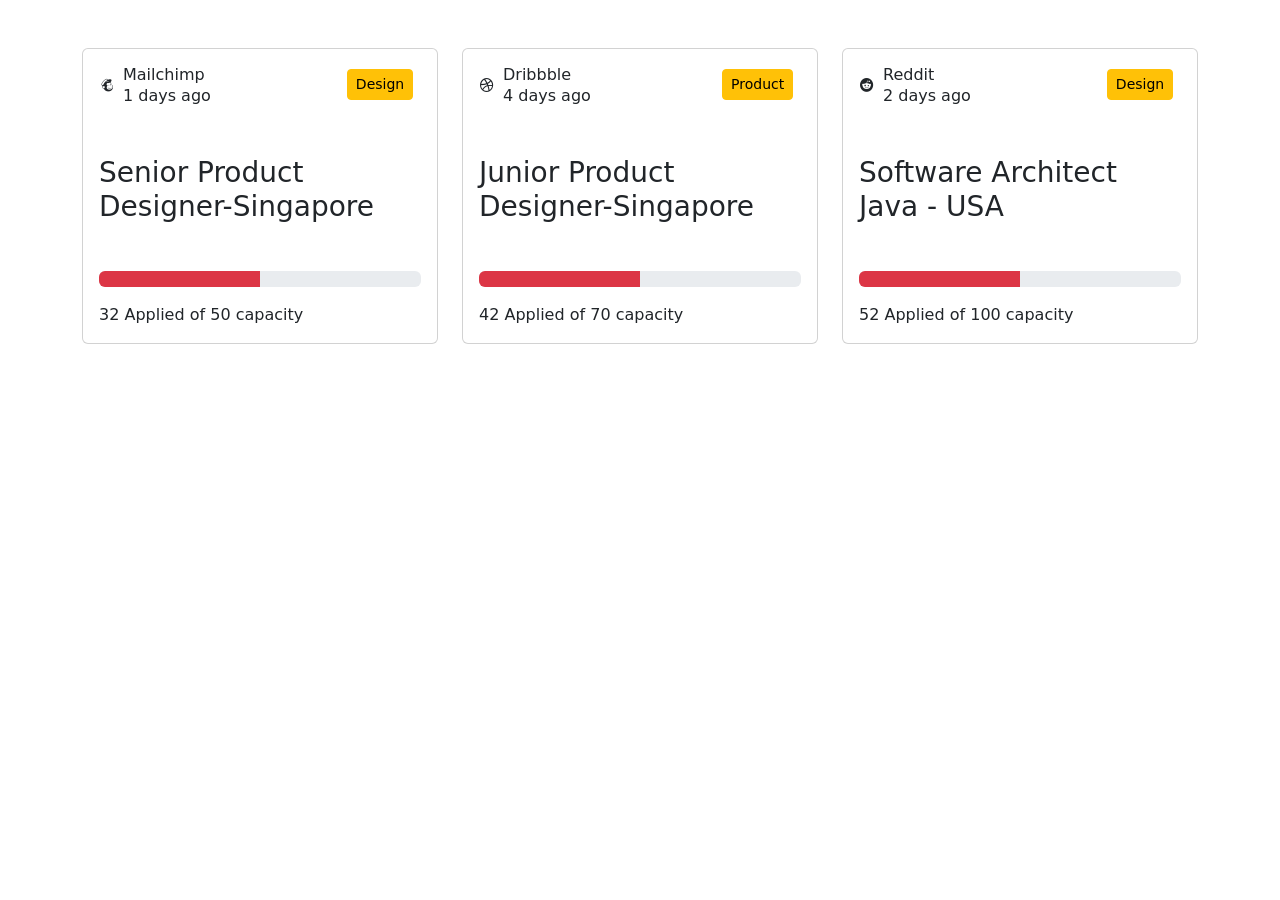
<file: Bootstrap Assessment/index.html>
<!doctype html>
<html lang="en">
<head>
    <!-- Required meta tags -->
    <meta charset="utf-8">
    <meta name="viewport" content="width=device-width, initial-scale=1">

    <!-- Bootstrap CSS -->

    <link rel="stylesheet" href="https://cdn.jsdelivr.net/npm/bootstrap@5.0.0-beta1/dist/css/bootstrap.min.css">
    <link rel="stylesheet" href="https://cdn.jsdelivr.net/npm/boxicons@latest/css/boxicons.min.css">
        
    <!-- <link href="https://cdn.jsdelivr.net/npm/bootstrap@5.0.2/dist/css/bootstrap.min.css" rel="stylesheet" integrity="sha384-EVSTQN3/azprG1Anm3QDgpJLIm9Nao0Yz1ztcQTwFspd3yD65VohhpuuCOmLASjC" crossorigin="anonymous"> -->

    <title>Bootstrap Card</title>
</head>
<body>

    <div class="container mt-5 mb-3">
        <div class="row">
            <div class="col-md-4">
                <div class="card p-3 mb-2">
                    <div class="d-flex justify-content-between">
                        <div class="d-flex flex-row align-items-center">
                            <div class="icon"> <i class="bx bxl-mailchimp"></i> </div>
                            <div class="ms-2 c-details">
                                <h6 class="mb-0">Mailchimp</h6> <span>1 days ago</span>
                            </div>
                        </div>
                        <div class="badge">
                            <button type="button" class="btn btn-warning btn-sm">Design</button>
                        </div>
                    </div>
                    <div class="mt-5">
                        <h3 class="heading">Senior Product<br>Designer-Singapore</h3>
                        <div class="mt-5">
                            <div class="progress">
                                <div class="progress-bar bg-danger" role="progressbar" style="width: 50%" aria-valuenow="50" aria-valuemin="0" aria-valuemax="100"></div>
                            </div>
                            <div class="mt-3"> <span class="text1">32 Applied <span class="text2">of 50 capacity</span></span> </div>
                        </div>
                    </div>
                </div>
            </div>
            <div class="col-md-4">
                <div class="card p-3 mb-2">
                    <div class="d-flex justify-content-between">
                        <div class="d-flex flex-row align-items-center">
                            <div class="icon"> <i class="bx bxl-dribbble"></i> </div>
                            <div class="ms-2 c-details">
                                <h6 class="mb-0">Dribbble</h6> <span>4 days ago</span>
                            </div>
                        </div>
                        <div class="badge">
                            <button type="button" class="btn btn-warning btn-sm">Product</button>
                        </div>
                    </div>
                    <div class="mt-5">
                        <h3 class="heading">Junior Product<br>Designer-Singapore</h3>
                        <div class="mt-5">
                            <div class="progress">
                                <div class="progress-bar bg-danger" role="progressbar" style="width: 50%" aria-valuenow="50" aria-valuemin="0" aria-valuemax="100"></div>
                            </div>
                            <div class="mt-3"> <span class="text1">42 Applied <span class="text2">of 70 capacity</span></span> </div>
                        </div>
                    </div>
                </div>
            </div>
            <div class="col-md-4">
                <div class="card p-3 mb-2">
                    <div class="d-flex justify-content-between">
                        <div class="d-flex flex-row align-items-center">
                            <div class="icon"> <i class="bx bxl-reddit"></i> </div>
                            <div class="ms-2 c-details">
                                <h6 class="mb-0">Reddit</h6> <span>2 days ago</span>
                            </div>
                        </div>
                        <div class="badge">
                            <button type="button" class="btn btn-warning btn-sm">Design</button>
                        </div>
                    </div>
                    <div class="mt-5">
                        <h3 class="heading">Software Architect <br>Java - USA</h3>
                        <div class="mt-5">
                            <div class="progress">
                                <div class="progress-bar bg-danger" role="progressbar" style="width: 50%" aria-valuenow="50" aria-valuemin="0" aria-valuemax="100"></div>
                            </div>
                            <div class="mt-3"> <span class="text1">52 Applied <span class="text2">of 100 capacity</span></span> </div>
                        </div>
                    </div>
                </div>
            </div>
        </div>
    </div>

</body>
</html>
</file>
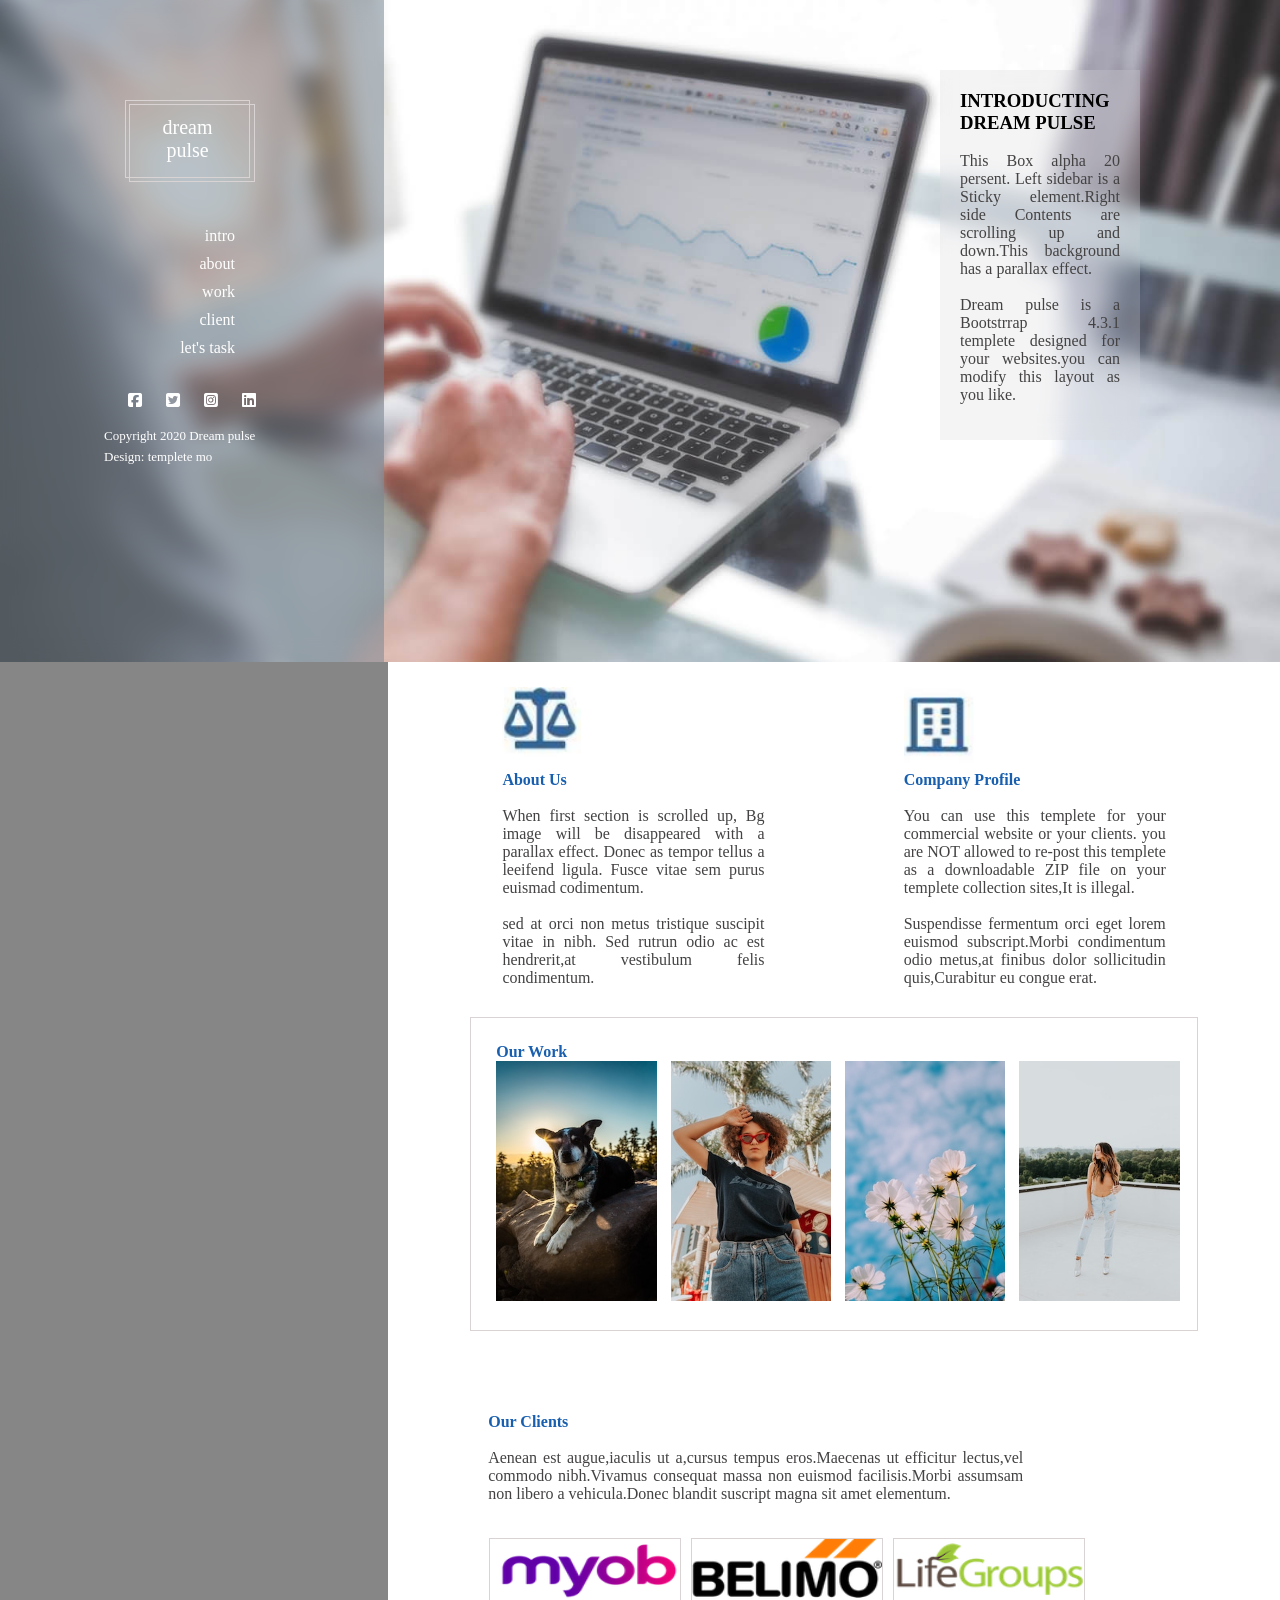
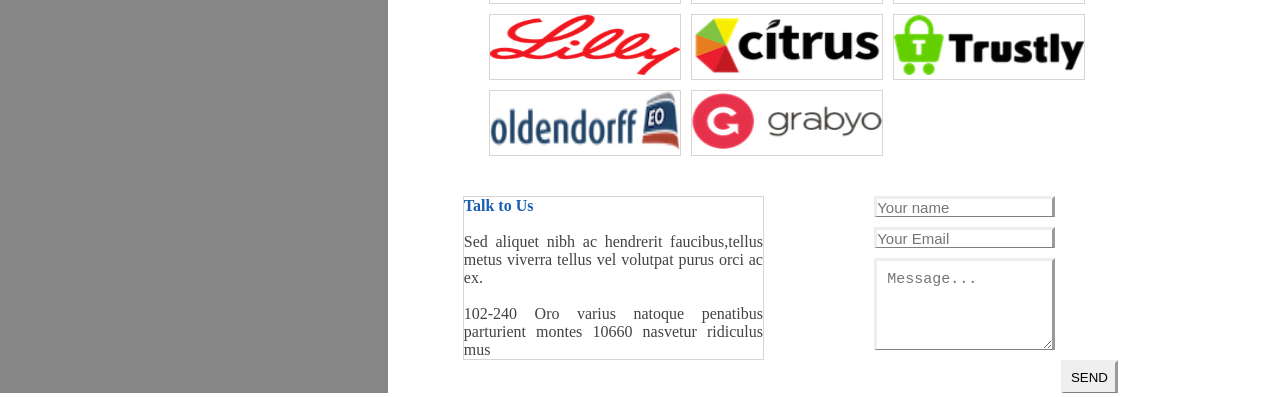
<file: HTML Assessment/index.html>
<!DOCTYPE html>
<html lang="en">

<head>
    <meta charset="UTF-8">
    <meta name="viewport" content="width=device-width, initial-scale=1.0">
    <title>Document</title>
    <link rel="stylesheet" href="styleFile/style.css">
    <link rel="stylesheet" href="https://cdnjs.cloudflare.com/ajax/libs/font-awesome/6.4.0/css/all.min.css"
        integrity="sha512-iecdLmaskl7CVkqkXNQ/ZH/XLlvWZOJyj7Yy7tcenmpD1ypASozpmT/E0iPtmFIB46ZmdtAc9eNBvH0H/ZpiBw=="
        crossorigin="anonymous" referrerpolicy="no-referrer" />
</head>

<body>
    <header id="main-header">
        <div class="container">
            <div class="row">
                <div class="menu">
                    <div class="box">
                        <div class="text">
                            dream pulse
                        </div>
                    </div>
                    <div class="nav">
                        <ul>
                            <li>intro</li>
                            <li>about</li>
                            <li>work</li>
                            <li>client</li>
                            <li>let's task</li>
                        </ul>
                    </div>
                    <div class="icon">
                        <i class="fa-brands fa-square-facebook"></i>
                        <i class="fa-brands fa-square-twitter"></i>
                        <i class="fa-brands fa-square-instagram"></i>
                        <i class="fa-brands fa-linkedin"></i>
                    </div>
                    <div class="foot">
                        <p>Copyright 2020 Dream pulse</p>
                        <p>Design: templete mo</p>
                    </div>
                </div>
                <div class="content">
                    <h3>INTRODUCTING DREAM PULSE</h3><br>
                    <P>This Box alpha 20 persent. Left sidebar is a Sticky element.Right side Contents are scrolling up
                        and down.This background has a parallax effect.</P><br>
                    <p>Dream pulse is a Bootstrrap 4.3.1 templete designed for your websites.you can modify this layout
                        as you like.</p>
                </div>
            </div>
        </div>
    </header>
    <section>
        <div class="container">
            <div class="row">
                <div class="col1"></div>
                <div class="col2">
                    <div class="col2_1">
                        <div class="about">
                            <img src="../HTML Assessment/img/about us.PNG" alt="no image">
                            <h4>About Us</h4><br>
                            <p>When first section is scrolled up, Bg image will be disappeared with a parallax effect.
                                Donec as tempor tellus a leeifend ligula. Fusce vitae sem purus euismad codimentum.</p>
                            <br>
                            <p>sed at orci non metus tristique suscipit vitae in nibh. Sed rutrun odio ac est
                                hendrerit,at vestibulum felis condimentum.</p>
                        </div>
                        <div class="about">
                            <img src="../HTML Assessment/img/companyprofile.PNG" alt="no image">
                            <h4>Company Profile</h4><br>
                            <p>You can use this templete for your commercial website or your clients. you are NOT
                                allowed to re-post this templete as a downloadable ZIP file on your templete collection
                                sites,It is illegal.</p><br>
                            <p>Suspendisse fermentum orci eget lorem euismod subscript.Morbi condimentum odio metus,at
                                finibus dolor sollicitudin quis,Curabitur eu congue erat.</p>
                        </div>
                    </div>
                    <div class="col2_2">
                        <div class="box1">
                            <div class="name">
                                <div class="space">
                                    <h4>Our Work</h4>
                                    <img src="../HTML Assessment/img/gallery/01.jpg" alt="">
                                    <img src="../HTML Assessment/img/gallery/02.jpg" alt="">
                                    <img src="../HTML Assessment/img/gallery/03.jpg" alt="">
                                    <img src="../HTML Assessment/img/gallery/04.jpg" alt="">
                                </div>
                            </div>
                        </div>
                    </div>
                    <div class="col2_3">
                        <h4>Our Clients</h4><br>
                        <p>Aenean est augue,iaculis ut a,cursus tempus eros.Maecenas ut efficitur lectus,vel commodo
                            nibh.Vivamus consequat massa non euismod facilisis.Morbi assumsam non libero a
                            vehicula.Donec blandit suscript magna sit amet elementum.</p>
                    </div>
                    <div class="col2_4 ">
                        <div class="logo"><img src="../HTML Assessment/img/client-1.png" alt=""></div>
                        <div class="logo"><img src="../HTML Assessment/img/client-2.png" alt=""></div>
                        <div class="logo"><img src="../HTML Assessment/img/client-3.png" alt=""></div>
                        <div class="logo"><img src="../HTML Assessment/img/client-4.png" alt=""></div>
                        <div class="logo"><img src="../HTML Assessment/img/client-5.png" alt=""></div>
                        <div class="logo"><img src="../HTML Assessment/img/client-6.png" alt=""></div>
                        <div class="logo"><img src="../HTML Assessment/img/client-7.png" alt=""></div>
                        <div class="logo"><img src="../HTML Assessment/img/client-8.png" alt=""></div>
                    </div>
                    <div class="col2_5 row">
                        <div class="col2_5_1">
                            <div class="box">
                                <div class="name">
                                    <h4>Talk to Us</h4><br>
                                    <p>Sed aliquet nibh ac hendrerit faucibus,tellus metus viverra tellus vel volutpat
                                        purus orci ac ex.</p><br>
                                    <p>102-240 Oro varius natoque penatibus parturient montes 10660 nasvetur ridiculus
                                        mus
                                    </p>
                                </div>
                            </div>
                        </div>
                        <div class="col2_5_2">
                            <form action="#" id="form">
                                <input type="text" placeholder="Your name">
                                <input type="email" placeholder="Your Email">
                                <textarea name="" id="" cols="30" rows="4" placeholder="Message..."></textarea>
                                <button>SEND</button>
                            </form>
                        </div>
                    </div>
                </div>
            </div>
        </div>
    </section>

</body>

</html>
</file>
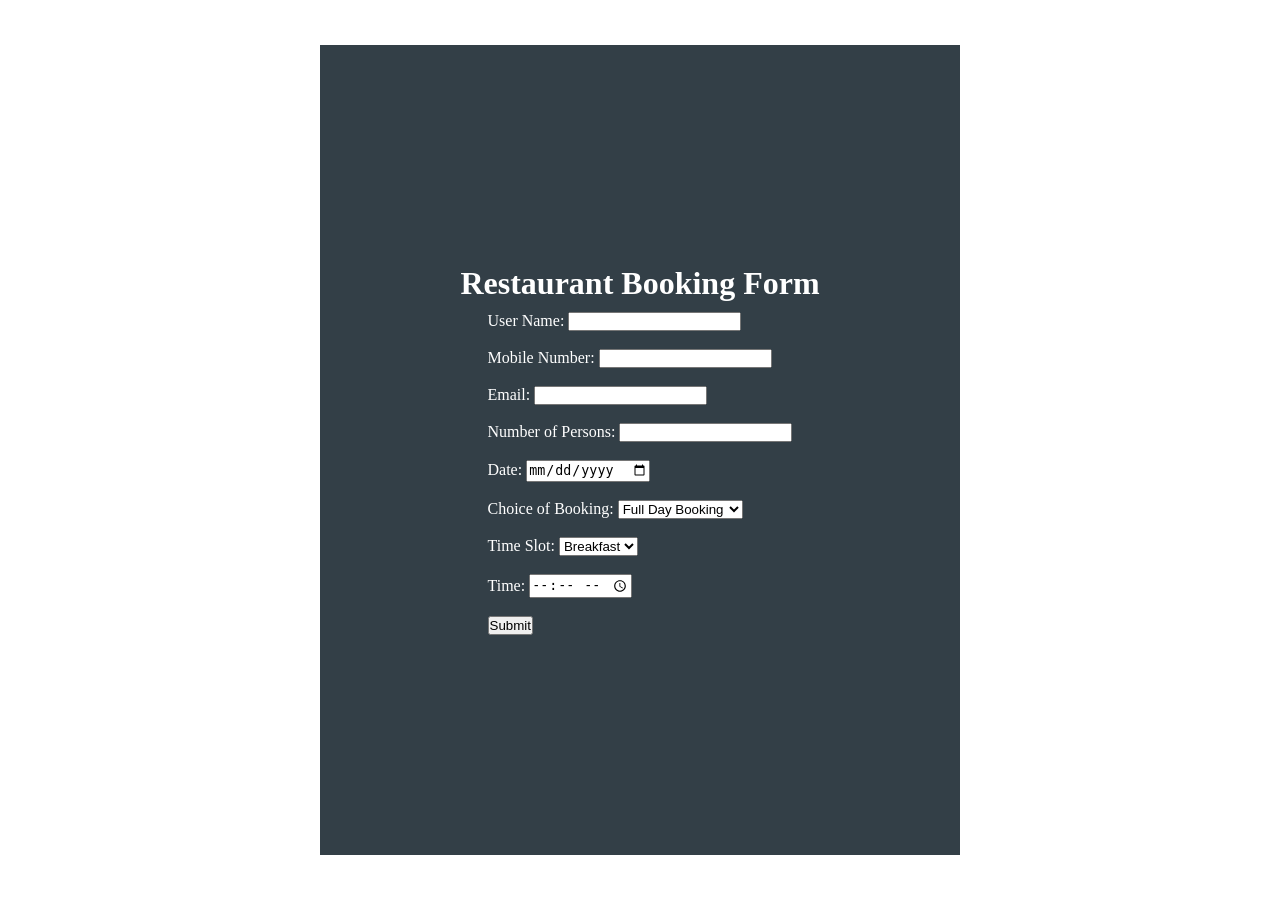
<file: JS assessment/index.html>
<!DOCTYPE html>
<html lang="en">

<head>
    <meta charset="UTF-8">
    <meta name="viewport" content="width=device-width, initial-scale=1.0">
    <title>JS assessment</title>
    <link rel="stylesheet" href="style.css">
    <script src="script.js"></script>
</head>

<body>

    <div id="container">
        <h1>Restaurant Booking Form</h1>

    <form id="bookingForm">

        <label for="userName">User Name:</label>
        <input type="text" id="userName" required>
        <br><br>

        <label for="mobileNumber">Mobile Number:</label>
        <input type="tel" id="mobileNumber" required>
        <br><br>

        <label for="email">Email:</label>
        <input type="email" id="email" required>
        <br><br>

        <label for="numberOfPersons">Number of Persons:</label>
        <input type="number" id="numberOfPersons" required>
        <br><br>

        <div id="dateDiv">
            <label for="date">Date:</label>
            <input type="date" id="date" required>
            <br><br>
        </div>
        <label for="bookingType">Choice of Booking:</label>
        <select id="bookingType" onchange="showOptions()">
            <option value="fullDay">Full Day Booking</option>
            <option value="halfDay">Half Day Booking</option>
            <option value="hourly">Hourly Booking</option>
        </select>
        <br><br>

        <div id="timeSlotDiv">
            <label for="timeSlot">Time Slot:</label>
            <select id="timeSlot">
                <option value="breakfast">Breakfast</option>
                <option value="lunch">Lunch</option>
                <option value="dinner">Dinner</option>
            </select>
            <br><br>
        </div>

        <div id="timeDiv">
            <label for="time">Time:</label>
            <input type="time" id="time" required>
            <br><br>
        </div>

        <input type="submit" value="Submit">
    </form>
    </div>

</body>
</html>
</file>
<file: HTML Assessment/styleFile/style.css>
* {
    margin: 0;
    padding: 0;
    box-sizing: border-box;
}

#main-header {
    background-image: url(../img/dream-pulse-header.jpg);
    height: 662px;
    width: 1280px;
    /* position: fixed; */
    background-repeat: no-repeat;
    background-size: cover;
}

.container {
    width: 100%;
}

.row {
    display: flex;
    justify-content: space-between;
    position: relative;
}

.menu {
    width: 30%;
    height: 662px;
    background-color: rgba(112, 128, 144, 0.49);
    backdrop-filter: blur(10px);
    text-align: center;
    padding: 99px;
}

.text {
    border-style: ridge;
    border: 1px solid rgb(218, 211, 211);
    padding: 15px 15px;
    margin-top: -5px;
    margin-bottom: 3px;
    margin-right: 4px;
    margin-left: -5px;
    color: white;
    font-size: 20px;

}

.box {
    border: 1px solid rgb(218, 211, 211);
    text-align: center;
    margin: 30px;
    margin-top: 5px;

}

.nav li {
    text-align: right;
    padding: 5px;
    color: white;
    list-style: none;
}

.nav {
    padding: 10px 45px;
}

.icon {
    margin: 10px;
}

.icon i {
    margin: 10px;
    color: white;
}

.foot p {
    font-size: small;
    color: white;
    margin: 5px;
}

.content {
    width: 200px;
    height: 370px;
    margin-right: 5rem;
    background-color: rgba(213, 215, 217, 0.275);
    backdrop-filter: blur(10px);
    padding: 20px;
    position: absolute;
    top: 70px;
    left: 940px;
    }
.col1 {
    background-color: rgba(51, 50, 50, 0.589);
    width: 37%;
}

.about {
    width: 35%;
    padding: 25px;
}

.about img {
    height: 80px;
    width: 30%;
}

.col2 {
    width: 85%;
}

.col2_1 {
    display: flex;
    justify-content: space-evenly;
}

h4 {
    color: rgb(25, 95, 175);
    text-align: left;
}

.box1 {
    border: 1px solid rgb(218, 211, 211);
    margin: 82px;
    margin-top: 5px;

}

.name img {
    height: 240px;
    width: 23%;
    padding-right: 10px;
}

.space {
    margin: 25px;
    margin-right: -40px;
}

.col2_3 {
    width: 60%;
    margin: 0 100px;
    margin-top: 8px;

}

.col2_4 {
    width: 81%;
    display: flex;
    flex-flow: wrap;
    margin: 30px 96px;
}

.logo img {
    height: 60px;
    width: 190px;
}

.logo {
    margin: 5px 5px;
    border: 1px solid rgb(218, 211, 211);
}

.col2_5_1 {
    width: 45%;

}

p {
    color: rgb(68, 66, 66);
    text-align: justify;
}

.col2_5_2 {
    width: 45%;

}

.col2_5 {
    width: 90%;
    margin: 0 auto;
}

#form input,
#form textarea {
    width: 50%;
    border: none;

    margin: 5px 0px;
    font-size: 15px;
    border-style: outset;
    border-bottom: 1px solid gray;
}

#form textarea {
    padding: 10px;
    display: block;
}

#form button {
    margin-left: 14em;
    margin-top: 5px;
    border: none;
    border-style: outset;
    border-bottom: 1px solid gray;
    padding: 7px;
}
</file>
<file: JS assessment/style.css>
*{
    margin: 0;
    padding: 0;
    box-sizing: border-box;
}

body {
    width: 100%;
    height: 100vh;
    display: flex;
    justify-content: center;
    align-items: center;
}

#container {
    width: 50%;
    height: 90vh;
    background-color: rgba(0, 15, 25, 0.8);
    padding: 30px;
    display: flex;
    flex-direction: column;
    justify-content: center;
    align-items: center;
    color: #fff;

}

#bookingForm{
    margin-top: 10px;
}
</file>
